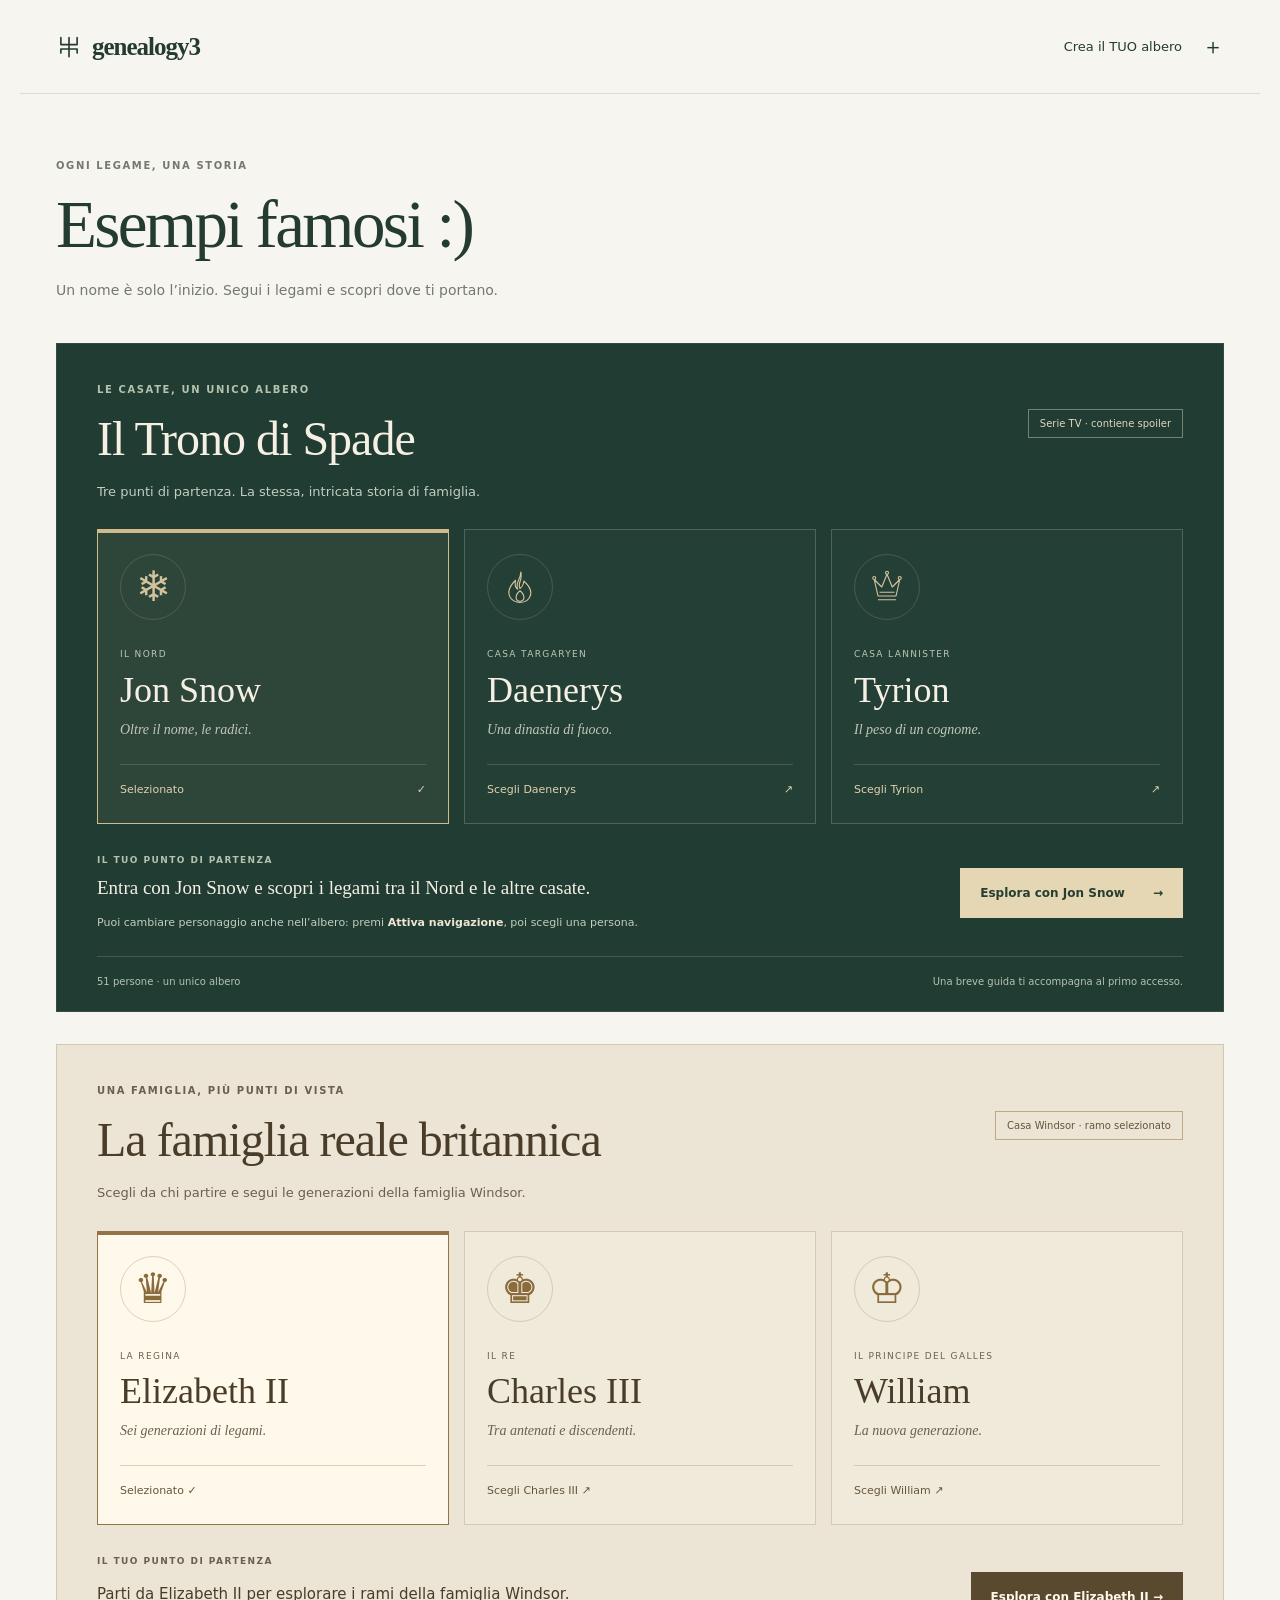
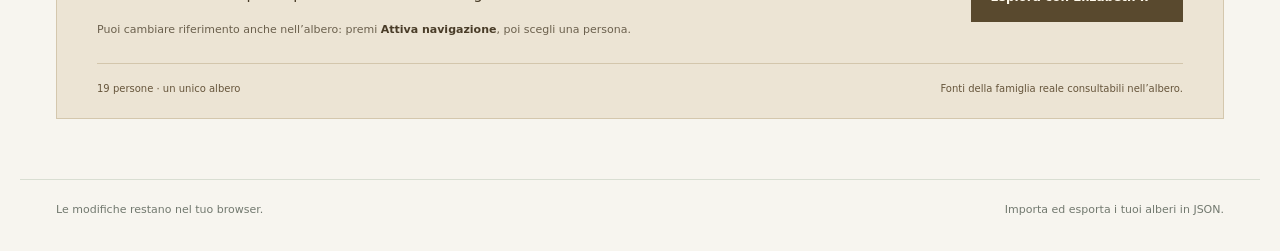
<file: index.html>
<!doctype html>
<html lang="it">
<head><meta charset="utf-8"><meta name="viewport" content="width=device-width,initial-scale=1"><meta name="description" content="Esplora i legami del Trono di Spade partendo dal tuo personaggio preferito, o scopri gli altri alberi della raccolta."><title>Genealogy3 · Ogni legame, una storia</title><link rel="stylesheet" href="landing.css"><link rel="icon" href="assets/favicon.svg" type="image/svg+xml"><link rel="icon" href="assets/favicon-32.png" sizes="32x32" type="image/png"><link rel="apple-touch-icon" href="assets/apple-touch-icon.png"></head>
<body>
<header class="site-header"><a class="wordmark" href="index.html" aria-label="Genealogy, raccolta"><img src="assets/genealogy-mark.svg" alt="" width="26" height="26">genealogy3</a><a class="new-tree" href="tree.html?tree=blank">Crea il TUO albero <span aria-hidden="true">＋</span></a></header>
<main>
<section class="intro"><div><p class="eyebrow">Ogni legame, una storia</p><h1>Esempi famosi :)</h1><p class="intro-copy">Un nome è solo l’inizio. Segui i legami e scopri dove ti portano.</p></div></section>
<section class="thrones" id="thrones" aria-labelledby="thronesTitle" hidden>
 <div class="thrones-heading"><div><p class="eyebrow">Le casate, un unico albero</p><h2 id="thronesTitle">Il Trono di Spade</h2></div><span class="edition">Serie TV · contiene spoiler</span></div>
 <p class="thrones-intro">Tre punti di partenza. La stessa, intricata storia di famiglia.</p>
 <div class="character-picker" role="group" aria-label="Scegli il personaggio di partenza">
  <button type="button" class="character" data-person="jon-snow" aria-pressed="true"><span class="character-seal" aria-hidden="true">❄</span><span class="character-house">Il Nord</span><strong>Jon Snow</strong><span class="character-caption">Oltre il nome, le radici.</span><span class="character-select">Selezionato <span aria-hidden="true">✓</span></span></button>
  <button type="button" class="character" data-person="daenerys" aria-pressed="false"><span class="character-seal" aria-hidden="true"><svg viewBox="0 0 48 48" width="36" height="36" fill="none" stroke="currentColor" stroke-width="1.5" stroke-linejoin="round"><path d="M25 4c3 12-5 14-1 22 3-2 5-7 5-10 9 8 12 16 7 23-5 7-19 8-25-1-6-10 3-19 7-23-1 8 0 10 3 12C17 18 25 15 25 4Z"/><path d="M24 29c-7 6-7 13 0 14 7-1 7-8 0-14Z"/></svg></span><span class="character-house">Casa Targaryen</span><strong>Daenerys</strong><span class="character-caption">Una dinastia di fuoco.</span><span class="character-select">Scegli Daenerys <span aria-hidden="true">↗</span></span></button>
  <button type="button" class="character" data-person="tyrion" aria-pressed="false"><span class="character-seal" aria-hidden="true"><svg viewBox="0 0 48 48" width="36" height="36" fill="none" stroke="currentColor" stroke-width="1.5" stroke-linejoin="round"><path d="m7 14 10 10 7-17 7 17 10-10-5 22H12Z"/><path d="M12 41h24M14 31h20"/><circle cx="7" cy="12" r="2"/><circle cx="24" cy="5" r="2"/><circle cx="41" cy="12" r="2"/></svg></span><span class="character-house">Casa Lannister</span><strong>Tyrion</strong><span class="character-caption">Il peso di un cognome.</span><span class="character-select">Scegli Tyrion <span aria-hidden="true">↗</span></span></button>
 </div>
 <div class="journey"><div aria-live="polite" aria-atomic="true"><p class="eyebrow">Il tuo punto di partenza</p><p id="journeyText">Entra con Jon Snow e scopri i legami tra il Nord e le altre casate.</p><p class="journey-hint">Puoi cambiare personaggio anche nell’albero: premi <strong>Attiva navigazione</strong>, poi scegli una persona.</p></div><a class="journey-link" id="enterThrones" href="tree.html?tree=game-of-thrones&amp;person=jon-snow">Esplora con Jon Snow <span aria-hidden="true">→</span></a></div>
 <div class="thrones-foot"><span id="thronesStats"></span><span>Una breve guida ti accompagna al primo accesso.</span></div>
</section>
<section class="thrones royal-family" id="royals" aria-labelledby="royalsTitle" hidden>
 <div class="thrones-heading"><div><p class="eyebrow">Una famiglia, più punti di vista</p><h2 id="royalsTitle">La famiglia reale britannica</h2></div><span class="edition">Casa Windsor · ramo selezionato</span></div>
 <p class="thrones-intro">Scegli da chi partire e segui le generazioni della famiglia Windsor.</p>
 <div class="character-picker" role="group" aria-label="Scegli il riferimento della famiglia reale">
  <button type="button" class="character" data-person="elizabeth-ii" aria-pressed="true"><span class="character-seal" aria-hidden="true">♛</span><span class="character-house">La regina</span><strong>Elizabeth II</strong><span class="character-caption">Sei generazioni di legami.</span><span class="character-select">Selezionato ✓</span></button>
  <button type="button" class="character" data-person="charles" aria-pressed="false"><span class="character-seal" aria-hidden="true">♚</span><span class="character-house">Il re</span><strong>Charles III</strong><span class="character-caption">Tra antenati e discendenti.</span><span class="character-select">Scegli Charles III ↗</span></button>
  <button type="button" class="character" data-person="william" aria-pressed="false"><span class="character-seal" aria-hidden="true">♔</span><span class="character-house">Il principe del Galles</span><strong>William</strong><span class="character-caption">La nuova generazione.</span><span class="character-select">Scegli William ↗</span></button>
 </div>
 <div class="journey"><div aria-live="polite" aria-atomic="true"><p class="eyebrow">Il tuo punto di partenza</p><p id="royalJourneyText">Parti da Elizabeth II per esplorare i rami della famiglia Windsor.</p><p class="journey-hint">Puoi cambiare riferimento anche nell’albero: premi <strong>Attiva navigazione</strong>, poi scegli una persona.</p></div><a class="journey-link" id="enterRoyals" href="tree.html?tree=windsor&amp;person=elizabeth-ii">Esplora con Elizabeth II →</a></div>
 <div class="thrones-foot"><span id="royalsStats"></span><span>Fonti della famiglia reale consultabili nell’albero.</span></div>
</section>
<section class="other-trees" aria-labelledby="collectionTitle"><div class="collection-heading"><h2 id="collectionTitle">Altre storie da esplorare</h2><p class="collection-count" id="collectionCount"></p></div><div class="collection" id="collection" aria-label="Altri alberi disponibili"></div></section>
<noscript><p>Attiva JavaScript per scegliere un personaggio e consultare la raccolta.</p></noscript>
</main><footer><span>Le modifiche restano nel tuo browser.</span><span>Importa ed esporta i tuoi alberi in JSON.</span></footer><script src="catalog-data.js"></script><script src="landing.js"></script></body></html>
</file>
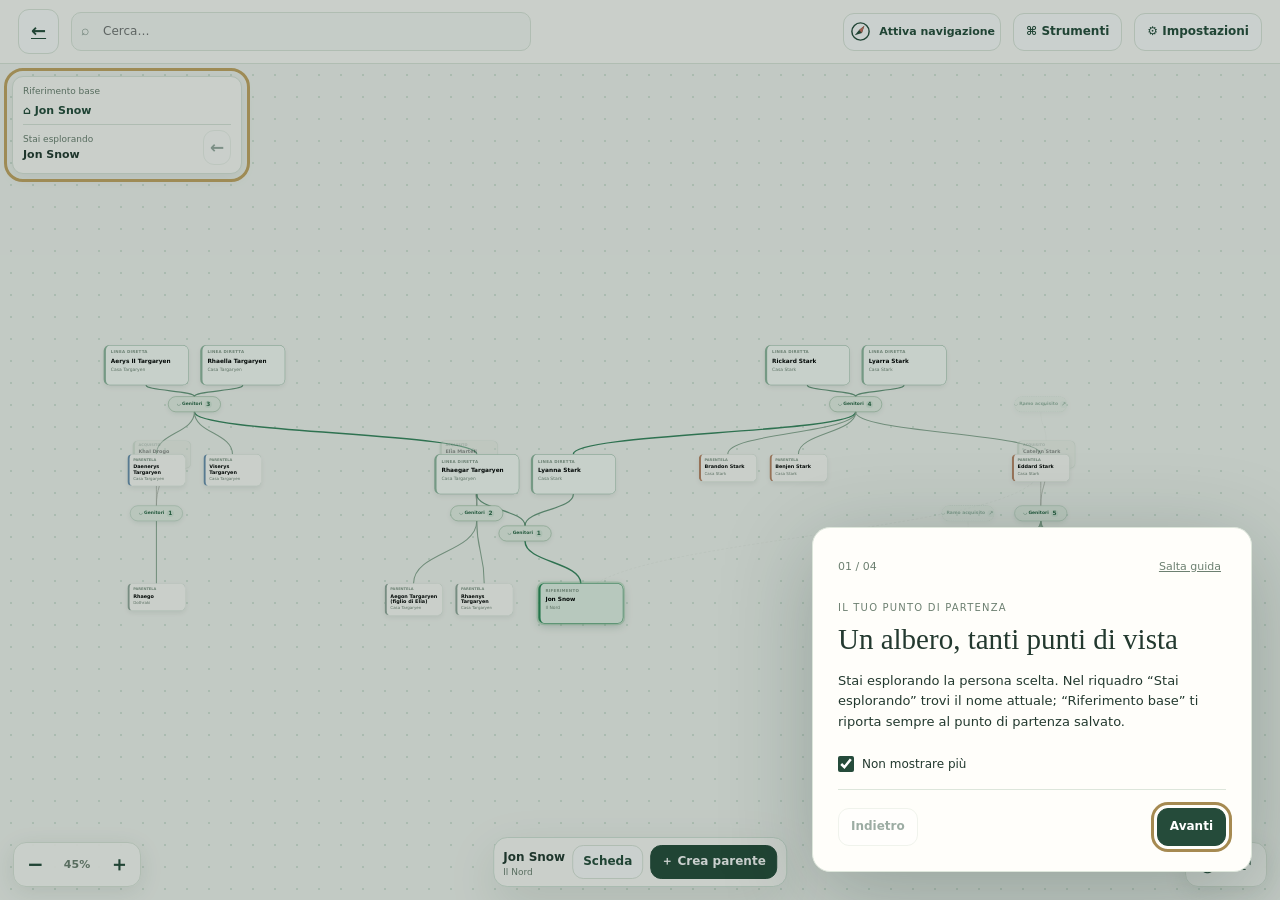
<file: tree.html>
<!DOCTYPE html>

<html lang="it">
<head>
<meta charset="utf-8"/>
<meta content="width=device-width,initial-scale=1,viewport-fit=cover,maximum-scale=5,user-scalable=yes" name="viewport"/>
<meta content="#203e34" name="theme-color"/>
<title>Genealogy · Esplora un albero</title>
<meta name="description" content="Esplora gli alberi genealogici, segui i legami tra le persone e conserva le tue modifiche nel browser.">
<link rel="stylesheet" href="genealogy.css"/>
<script src="genealogy-theme.js"></script>
<link rel="icon" href="assets/favicon.svg" type="image/svg+xml"><link rel="icon" href="assets/favicon-32.png" sizes="32x32" type="image/png"><link rel="apple-touch-icon" href="assets/apple-touch-icon.png"></head>
<body>
<div id="app">
<header>
<div class="brand"><div class="mark">✣</div><div><small>Albero genealogico</small><div class="brand-title">Genealogy</div></div></div>
<div class="head-actions"><button class="btn" id="themeToggle" aria-pressed="false" aria-label="Passa alla modalità scura" title="Passa alla modalità scura"><span aria-hidden="true">☾</span><span class="label"> Scura</span></button><button class="btn" id="screenToggle" title="Schermo intero">Schermo intero</button>
<button class="btn primary" id="saveArchive" title="Salva una copia in questo browser"><span class="label">Salva</span><span class="mobile-icon">✓</span></button><button class="btn" id="recoverArchive" title="Riprendi il recupero salvato in questo browser"><span class="label">↶ Recupero</span><span class="mobile-icon">↶</span></button><button class="btn" id="import" title="Importa JSON"><span class="label">↥ Importa</span><span class="mobile-icon">↥</span></button>
<button class="btn" id="export" title="Scarica una copia JSON senza modificare il file stabile"><span class="label">↓ Esporta copia</span><span class="mobile-icon">↓</span></button>
<button class="btn primary" id="add" title="Aggiungi persona"><span class="label">＋ Persona</span><span class="mobile-icon">＋</span></button>
<input accept="application/json,.json" hidden="" id="file" type="file"/>
</div>
</header>
<div class="toolbar"><div class="toolbar-left"><div class="views"><label class="view-label" for="viewMode">Vista</label><select aria-label="Vista genealogica" id="viewMode"><option value="direct">Linea diretta</option><option value="horizontal">Parentela orizzontale</option><option value="complete" selected>Albero completo</option></select><select id="layoutMode" aria-label="Disposizione dell’albero"><option value="compact">Compatta · coppie vicine</option><option value="branches">Rami separati · avi centrati</option></select><button class="btn compact-btn" id="appearanceToggle" title="Visibilità, dimensione e opacità dei parenti">Aspetto</button><select aria-label="Grado della parentela laterale" class="hidden" id="lateralLimit"><option value="0">Solo fratelli</option><option value="1">Zii e cugini 1°</option><option value="2">Prozii e cugini 2°</option></select></div><div class="search"><span class="glass">⌕</span><input aria-label="Cerca una persona" id="search" placeholder="Cerca un antenato..."/><div class="results" id="results"></div></div><select aria-label="Direzione dell'albero" class="orientation" id="orientation"><option value="up">↑ Antenati in alto</option><option value="down">↓ Antenati in basso</option><option value="left">← Antenati a sinistra</option><option value="right">→ Antenati a destra</option></select><button class="btn compact-btn" id="arrangeToggle" title="Sposta liberamente le card e le unioni sul grafo">↔ Disposizione</button></div><button class="btn compact-btn" id="autoArrange" title="Ricrea la disposizione automatica riducendo incroci e lunghezza dei collegamenti">✣ Automatico</button><button class="btn compact-btn" id="resetLayout" title="Elimina tutte le posizioni e gli ordini manuali, in ogni vista, direzione e riferimento">↺ Reset disposizione</button><button class="btn compact-btn" id="undoMove" disabled title="Annulla l’ultimo spostamento · Ctrl+Z">↶ Annulla</button><button class="btn compact-btn" id="navigationToggle" aria-pressed="false">◎ Navigazione</button><button class="btn compact-btn" id="navBack" disabled title="Torna alla genealogia precedente">← Indietro</button><span class="stat" id="status">Salvataggio locale attivo</span><div class="ref-group"><span>Riferimento</span><strong id="refName">Caricamento…</strong><button class="btn compact-btn" id="refReset" title="Ritorna alla persona principale">↶ Riferimento</button></div></div>
<div class="stage" id="stage"><div class="load-state" id="loadState" role="status">Caricamento dell’albero…</div><div class="recovery-banner hidden" id="recoveryBanner"><span id="recoveryMessage"></span><button class="btn compact-btn" id="resumeDraft">Riprendi bozza</button><button class="btn compact-btn" id="useStable">Usa JSON stabile</button><button class="x" id="closeRecovery" aria-label="Chiudi avviso">×</button></div><button class="quiet-toggle" id="quietToggle" aria-pressed="false" title="Nascondi o mostra i controlli">◻ Solo albero</button><div aria-label="Grafo genealogico trascinabile con zoom; tocca una persona per selezionare, due volte per aprire la scheda" class="viewport" id="viewport" role="application"><div class="world" id="world"><svg aria-hidden="true" id="edges"></svg><div id="nodes"></div></div><div id="selectionBox" class="selection-box hidden"></div></div>
<div class="hint"><strong id="counter"></strong> · Trascina e pizzica per zoomare<span class="hint-desc"> · Tocca una freccia per seguirla · Gli acquisiti sono dietro le card · Navigazione: un click per esplorare · Disposizione: tasto destro + trascina per selezionare · click sinistro per ordinare fratelli · trascina un’unione per muovere gli avi</span></div>
<div class="linkbar hidden" id="linkbar"><span id="linktext"></span><button id="cancelLink">Annulla ✕</button></div>
<div class="selectionbar" id="selectionbar"><div style="min-width:0"><strong id="selectionName"></strong><small id="selectionCaption">Tocca di nuovo per aprire</small></div><button class="btn compact-btn hidden" id="moveBefore">← Prima</button><button class="btn compact-btn hidden" id="moveAfter">Dopo →</button><button class="btn compact-btn hidden" id="setRoot">⌂ Punto di partenza</button><button class="btn" id="showCard">Scheda</button><button class="btn" id="resetOffset" title="Reimposta la posizione manuale di questa card">↺ Reset</button><button class="btn primary" id="startLink">↗ Collega</button><button class="btn compact-btn hidden" id="focusHere" title="Usa questa persona come riferimento">◎ Esplora genealogia</button></div>
<div class="floor left"><div class="float"><button aria-label="Zoom indietro" id="minus">−</button><span id="percent">100%</span><button aria-label="Zoom avanti" id="plus">＋</button></div></div>
<div class="floor right"><div class="float"><button aria-label="Vai al riferimento" id="home" title="Vai a Riferimento">◎</button><button aria-label="Mostra tutto l'albero" id="fit" title="Mostra tutto">⤢</button></div></div>
<aside id="appearancePanel" class="appearance-panel hidden" aria-label="Aspetto dei parenti"><div class="row"><strong class="grow">Aspetto dei parenti</strong><button class="x" id="closeAppearance" aria-label="Chiudi impostazioni">×</button></div><div id="appearanceBody"></div><button class="btn" id="resetAppearance">Ripristina valori predefiniti</button></aside><div class="arrange-menu hidden" id="arrangeMenu" role="menu" aria-label="Organizza fratelli"><strong id="menuPerson"></strong><button id="siblingsLeft" role="menuitem">← Fratelli a sinistra</button><button id="siblingsRight" role="menuitem">Fratelli a destra →</button><button id="closeArrangeMenu" role="menuitem">Chiudi</button></div><div class="toast" id="toast" role="status"></div><div class="scrim" id="scrim"></div>
<aside aria-label="Scheda modificabile" class="drawer" id="drawer" inert aria-hidden="true"><div class="drawer-head"><div><small id="drawerKicker">Scheda persona</small><h2 id="drawerTitle">Persona</h2></div><button aria-label="Chiudi" class="x" id="closeDrawer">×</button></div><div class="drawer-body" id="drawerBody"></div></aside>
</div></div>
<div class="modalback" id="modalback"><div aria-labelledby="modalTitle" aria-modal="true" class="modal" role="dialog"><h2 id="modalTitle"></h2><div id="modalBody"></div><div class="actions"><button class="btn" id="modalCancel">Annulla</button><button class="btn primary" id="modalConfirm">Conferma</button></div></div></div>

<script src="catalog-data.js"></script>
<script src="tree-loader.js"></script>
<script src="genealogy-kinship.js"></script>
<script src="genealogy-shell.js"></script>
<script src="genealogy-files.js"></script>
<script src="layout-optimizer.js"></script>
<script src="genealogy-tutorial.js"></script>
<script src="genealogy.js"></script>
</body>
</html>
</file>
<file: landing.css>
:root{--paper:#f7f5ef;--ink:#233b30;--muted:#72796f;--line:#d9ded2;--serif:Georgia,'Times New Roman',serif}*{box-sizing:border-box}body{margin:0;background:var(--paper);color:var(--ink);font:15px/1.5 system-ui,-apple-system,'Segoe UI',sans-serif}a{color:inherit;text-decoration:none}a:focus-visible{outline:3px solid #4f8765;outline-offset:5px}.site-header,main,footer{max-width:1240px;margin:auto}.site-header{display:flex;align-items:center;justify-content:space-between;padding:30px 36px;border-bottom:1px solid var(--line)}.wordmark{display:flex;align-items:center;font:700 25px/1 var(--serif);letter-spacing:-1px}.wordmark svg{width:26px;height:26px;margin-right:10px;fill:none;stroke:currentColor;stroke-width:1.6}.wordmark-dot{color:#9a8054}.new-tree{display:flex;gap:20px;align-items:center;font-size:13px}.new-tree span{font-size:22px;font-weight:300}main{padding:64px 36px 60px}.intro{display:flex;justify-content:space-between;align-items:flex-end;margin-bottom:42px;gap:25px}.eyebrow{text-transform:uppercase;letter-spacing:.16em;font-size:10px;font-weight:650;color:var(--muted);margin:0 0 16px}h1{font:400 clamp(38px,5.3vw,67px)/1.06 var(--serif);letter-spacing:-2.6px;margin:0}h1 span{color:#a2885a}.intro-copy{font-size:14px;color:var(--muted);max-width:490px;margin:20px 0 0}.collection-count{font:italic 16px var(--serif);color:var(--muted);white-space:nowrap;margin:0 0 4px}.collection{display:grid;grid-template-columns:repeat(2,minmax(0,1fr));gap:30px}.tree-card{display:block;border-top:1px solid var(--ink);padding-top:14px}.card-index{display:flex;justify-content:space-between;align-items:center;color:var(--muted);font-size:10px;letter-spacing:.1em;text-transform:uppercase;margin-bottom:14px}.tree-cover{height:270px;overflow:hidden;background:#e8e9dd;display:grid;place-items:center;position:relative;border:1px solid #dedfce}.tone-ochre .tree-cover{background:#eee7d8;border-color:#e3d8c6}.tree-cover svg{width:100%;height:100%;color:#677f63}.tone-ochre .tree-cover svg{color:#9d865b}.tree-cover .edge{fill:none;stroke:currentColor;stroke-width:1.3;opacity:.65}.tree-cover .node{fill:#f9f8f2;stroke:currentColor;stroke-width:.8}.tree-cover text{font:12px Georgia,serif;fill:#334b38}.tone-ochre .tree-cover text{fill:#645032}.tree-card:hover .tree-cover .node{fill:#fffdf6}.card-bottom{display:flex;justify-content:space-between;align-items:center;gap:14px;padding:22px 0 14px}.card-bottom h2{font:400 30px/1.1 var(--serif);letter-spacing:-.8px;margin:0 0 6px}.card-scope{margin:0;color:var(--muted);font-size:12px}.card-arrow{font:30px var(--serif);transition:transform .15s}.tree-card:hover .card-arrow{transform:translate(3px,-3px)}.card-stats{display:flex;gap:18px;font-size:11px;color:var(--muted);padding-top:12px;border-top:1px solid var(--line)}.local-copy{margin-left:auto;color:#37694a}footer{display:flex;justify-content:space-between;gap:16px;border-top:1px solid var(--line);padding:22px 36px 32px;color:var(--muted);font-size:11px}@media(max-width:650px){.site-header{padding:23px 20px}.wordmark{font-size:23px}.new-tree{gap:9px;font-size:12px}main{padding:40px 20px}.intro{display:block;margin-bottom:30px}h1{letter-spacing:-1.5px}.intro-copy{font-size:13px;max-width:300px}.collection-count{font-size:13px;margin-top:20px}.collection{grid-template-columns:1fr;gap:35px}.tree-cover{height:230px}.card-bottom h2{font-size:28px}footer{padding:20px;flex-direction:column;gap:6px}}@media(prefers-reduced-motion:reduce){*{transition:none!important}}

.wordmark img{width:26px;height:26px;margin-right:10px}

/* Character-led entry into a single shared tree. */
[hidden]{display:none!important}
.thrones{background:#203c33;color:#f5f0e3;padding:38px 40px 22px;border:1px solid #324d41;position:relative;overflow:hidden}
.thrones-heading{display:flex;align-items:center;justify-content:space-between;gap:20px}.thrones .eyebrow{color:#b6c2ad}.thrones h2{font:400 clamp(32px,4vw,48px)/1.1 var(--serif);margin:0;letter-spacing:-1px}.edition{border:1px solid #718274;padding:6px 11px;font-size:10px;color:#e2d6bd;white-space:nowrap}.thrones-intro{color:#c2cdc1;font-size:13px;margin:16px 0 28px}.character-picker{display:grid;grid-template-columns:repeat(3,minmax(0,1fr));gap:15px}.character{color:inherit;font:inherit;text-align:left;background:#ffffff04;border:1px solid #ffffff30;padding:24px 22px;cursor:pointer;display:flex;flex-direction:column;align-items:flex-start;min-width:0;transition:background .18s,border-color .18s,transform .18s}.character:hover{background:#ffffff0b;transform:translateY(-3px)}.character[aria-pressed=true]{border-color:#d0bb8c;background:#c6b58114;box-shadow:inset 0 3px #d0bb8c}.character:focus-visible,.journey-link:focus-visible{outline:3px solid #e4ce9b;outline-offset:4px}.character-seal{font:42px/1 Georgia,serif;color:#d2c39d;width:66px;height:66px;border:1px solid #c8bb9638;border-radius:50%;display:grid;place-items:center;margin-bottom:28px}.character-house{font-size:9px;letter-spacing:.15em;text-transform:uppercase;color:#bcc7b7}.character strong{font:400 clamp(26px,3vw,36px)/1.2 var(--serif);margin:7px 0 10px}.character-caption{font:italic 14px var(--serif);color:#c2c7b8}.character-select{border-top:1px solid #ffffff26;width:100%;padding-top:17px;margin-top:26px;font-size:11px;color:#e0d1ae}.character-select span{float:right}.journey{display:flex;justify-content:space-between;align-items:center;gap:35px;padding:30px 0 24px}.journey .eyebrow{font-size:9px;margin-bottom:8px}#journeyText{font:19px/1.4 var(--serif);margin:0}.journey-hint{max-width:580px;font-size:11px;line-height:1.7;color:#c3cdbe;margin:12px 0 0}.journey-hint strong{font-weight:600;color:#eee5d2}.journey-link{flex:none;display:block;padding:16px 20px;background:#e6d7b4;color:#253e31;font-size:12px;font-weight:650}.journey-link:hover{background:#f4e9cd}.journey-link span{margin-left:24px}.thrones-foot{border-top:1px solid #ffffff26;padding-top:17px;display:flex;justify-content:space-between;gap:12px;font-size:10px;color:#b6c3b0}.other-trees{margin-top:55px}.collection-heading{display:flex;align-items:center;justify-content:space-between;gap:20px;margin-bottom:24px}.collection-heading h2{font:400 28px var(--serif);margin:0}.other-trees .tree-cover{height:220px}.other-trees .card-bottom h2{font-size:26px}
@media(max-width:760px){.thrones{padding:26px 22px 20px}.thrones-heading{align-items:flex-start;flex-direction:column;gap:14px}.character-picker{gap:9px}.character{padding:18px 12px}.character strong{font-size:24px}.character-seal{font-size:30px;width:48px;height:48px;margin-bottom:22px}.character-caption{font-size:12px;line-height:1.4}.character-house{font-size:8px;letter-spacing:.05em}.character-select{font-size:10px;margin-top:auto;padding-top:14px}.character-caption{margin-bottom:20px}.journey{flex-direction:column;align-items:stretch;gap:20px}.journey-link{text-align:center}.thrones-foot{flex-direction:column;gap:6px}.collection-heading h2{font-size:24px}}
@media(max-width:400px){.thrones{padding:24px 14px 18px}.character{padding:14px 8px}.character strong{font-size:20px}.character-caption{font-size:11px}.character-select{font-size:9px}.character-house{min-height:24px}.character-seal{width:40px;height:40px}}

/* Each name gets its own row on narrow screens. */
.character strong{max-width:100%;overflow-wrap:anywhere}.character-house,.character-caption,.character-select{max-width:100%;overflow-wrap:anywhere}
.royal-family{margin-top:32px;background:#ece4d4;color:#493c28;border-color:#d4c7ad}.royal-family :is(.eyebrow,.character-house,.character-caption,.thrones-intro,.journey-hint,.thrones-foot){color:#6b604d}.royal-family .edition{border-color:#bca986;color:#66553b}.royal-family .character{border-color:#bca98680;background:#fffcf333}.royal-family .character[aria-pressed=true]{border-color:#927446;background:#fff9eb;box-shadow:inset 0 3px #927446}.royal-family .character-seal{color:#8a6b3c;border-color:#bca98680}.royal-family .character-select,.royal-family .thrones-foot{border-color:#bca98680;color:#66553b}.royal-family .journey-hint strong{color:#493c28}.royal-family .journey-link{background:#59492e;color:#fff9eb}.royal-family .character:hover{background:#fff9eb}.royal-family .character:focus-visible,.royal-family .journey-link:focus-visible{outline-color:#927446}
@media(max-width:760px){.character-picker{grid-template-columns:minmax(0,1fr);gap:12px}.character{display:grid;grid-template-columns:48px minmax(0,1fr);column-gap:15px;row-gap:4px;padding:18px}.character-seal{grid-column:1;grid-row:1/4;margin:0;width:46px;height:46px;font-size:30px}.character-house,.character strong,.character-caption{grid-column:2;min-height:0;margin:0}.character strong{font-size:27px}.character-caption{font-size:13px}.character-select{grid-column:1/-1;margin-top:10px;padding-top:11px;font-size:11px}.character-seal svg{width:30px;height:30px}.journey-link{white-space:normal;overflow-wrap:anywhere}.royal-family{margin-top:24px}.thrones-heading>div,.journey>div{min-width:0}.thrones h2{overflow-wrap:anywhere}}
</file>
<file: genealogy.css>
:root{--ink:#23392f;--sub:#6d8071;--deep:#254b3a;--accent:#3c825c;--pale:#e5f1e8;--paper:#fffefa;--background:#f5f6f1;--stroke:#dde6db;--blue:#6b91b0;--orange:#bc8768;--shadow:0 17px 50px #152e1d1d}
[hidden]{display:none!important}
body:has(.cloud-account){display:flex;flex-direction:column}
body:has(.cloud-account) #app{height:auto;flex:1;min-height:0}
.cloud-account{display:flex;flex-wrap:wrap;align-items:center;gap:7px;padding:6px 12px;background:var(--paper);border-bottom:1px solid var(--stroke);flex:none}
.cloud-account>span{margin-right:auto;font-size:12px}.cloud-account select{max-width:210px}
.cloud-gate{position:fixed;inset:0;z-index:100;background:var(--background);overflow:auto;display:grid;place-items:center;padding:24px}
.cloud-onboarding{top:58px}
.cloud-auth-card{width:min(100%,460px);padding:28px;background:var(--paper);border:1px solid var(--stroke);border-radius:18px;box-shadow:var(--shadow)}
.cloud-auth-card h1{line-height:1.2}.cloud-auth-card p,.cloud-dialog p{overflow-wrap:anywhere}
.cloud-auth-card label,.cloud-dialog label,.cloud-card-messages label{display:grid;gap:5px;margin:12px 0;font-weight:600}
.cloud-auth-card input,.cloud-dialog input,.cloud-dialog textarea,.cloud-card-messages textarea,.cloud-account select{width:100%;min-width:0;border:1px solid var(--stroke);border-radius:9px;padding:9px;background:var(--paper);color:var(--ink)}
.cloud-auth-card small,.cloud-dialog small{font-size:12px;font-weight:400;color:var(--sub)}
.cloud-message,[role="status"]{overflow-wrap:anywhere}
.cloud-dialog{width:min(850px,calc(100vw - 24px));max-height:90dvh;padding:22px;border:1px solid var(--stroke);border-radius:16px;background:var(--paper);color:var(--ink);box-shadow:var(--shadow)}
.cloud-dialog::backdrop{background:#142b2070}.cloud-dialog h2{margin:0}.cloud-dialog article,.cloud-auth-card article,.cloud-card-messages article{margin:12px 0;padding:12px;border:1px solid var(--stroke);border-radius:10px}
.cloud-dialog article .btn{margin:4px 4px 0 0;white-space:normal}.cloud-dialog textarea,.cloud-card-messages textarea{min-height:80px;resize:vertical}
.cloud-prewrap{white-space:pre-wrap}.cloud-card-messages{border-top:1px solid var(--stroke);margin-top:18px}.cloud-card-messages .list-buttons{flex-wrap:wrap}.cloud-card-messages .btn{white-space:normal}
@media(max-width:820px){.cloud-account{gap:4px;padding:5px}.cloud-account>span{flex:1 0 100%}.cloud-account select{max-width:150px}.cloud-auth-card{padding:20px}.cloud-dialog{padding:14px}}
*{box-sizing:border-box}html,body{height:100%;margin:0;overflow:hidden}body{font:14px/1.45 system-ui,-apple-system,Segoe UI,Arial,sans-serif;background:var(--background);color:var(--ink)}button,input,select,textarea{font:inherit}button{cursor:pointer}button:disabled{opacity:.45;cursor:default}button:focus-visible,input:focus-visible,select:focus-visible,textarea:focus-visible{outline:3px solid #78b99a;outline-offset:2px}.hidden{display:none!important}.mobile-icon{display:none}.mobile-icon{display:none}.mobile-icon{display:none}
#app{display:flex;flex-direction:column;height:100vh;height:100dvh;min-height:0}header{background:var(--paper);min-height:64px;display:flex;align-items:center;justify-content:space-between;padding:9px 17px;gap:9px;border-bottom:1px solid var(--stroke);z-index:4;flex:none}.brand{display:flex;align-items:center;gap:10px;min-width:0}.mark{width:39px;height:39px;display:grid;place-items:center;background:var(--deep);color:#fff;border-radius:12px;font:25px Georgia,serif}.brand-title{font:500 20px/1.13 Georgia,serif;letter-spacing:-.025em}.brand small{display:block;color:#718877;font-size:10px;font-weight:800;letter-spacing:.07em;text-transform:uppercase}.head-actions{display:flex;gap:5px;align-items:center}.btn{min-height:38px;border-radius:11px;border:1px solid var(--stroke);background:#fff;color:var(--deep);padding:8px 12px;font-size:12px;font-weight:750;white-space:nowrap}.btn:hover{background:#edf3ec}.btn.primary{background:var(--deep);border-color:var(--deep);color:white}.btn.primary:hover{background:#367351}.btn.danger{color:#a54a42;border-color:#efd4d1}.btn.icon{min-width:39px;padding:7px 9px;font-size:18px}.row{display:flex;gap:8px;align-items:center}.wrap{flex-wrap:wrap}.grow{flex:1}.toolbar{background:var(--paper);display:flex;align-items:center;justify-content:space-between;gap:12px;padding:7px 17px;border-bottom:1px solid var(--stroke);flex:none;z-index:3}.toolbar-left{display:flex;align-items:center;gap:8px;min-width:0}.search{width:218px;max-width:36vw;position:relative}.search input{width:100%;border:1px solid var(--stroke);background:#f8faf6;border-radius:10px;padding:10px 10px 10px 31px;font-size:12px}.search .glass{position:absolute;left:10px;top:8px;color:#84948a}.results{position:absolute;left:0;top:44px;width:min(340px,90vw);max-height:320px;overflow:auto;background:white;border:1px solid var(--stroke);box-shadow:var(--shadow);border-radius:12px;display:none;z-index:15}.results.show{display:block}.results button{display:block;background:white;border:0;text-align:left;width:100%;padding:10px 13px}.results button:hover{background:#eef5ef}.results small{display:block;color:var(--sub);font-size:11px}.orientation{max-width:190px;min-height:37px;border:1px solid var(--stroke);border-radius:10px;padding:7px;background:white;color:var(--deep);font-size:12px}.stat{color:#819082;font-size:11px;white-space:nowrap}
.stage{position:relative;flex:1;min-height:0;overflow:hidden}.viewport{position:absolute;inset:0;background-color:#f5f7f2;background-image:radial-gradient(#d6e4d8 .85px,transparent .85px);background-size:22px 22px;cursor:grab;touch-action:none;user-select:none;-webkit-user-select:none;overscroll-behavior:contain}.viewport.dragging{cursor:grabbing}.world{position:absolute;inset:0 auto auto 0;transform-origin:0 0;will-change:auto}.world svg{position:absolute;top:0;left:0;pointer-events:none;overflow:visible}.line{fill:none;stroke:#a5b7a4;stroke-width:2.4;stroke-linecap:round}.line.parent{stroke:#8fae9a}.line.child{stroke:#8fae9a}.line.extra{stroke:#b2a7ca;stroke-dasharray:5 6}.line.active{stroke:#258050;stroke-width:4}.line.inactive{stroke:#c8d3c9;opacity:.3}
.person,.union{position:absolute;cursor:pointer;touch-action:none;-webkit-tap-highlight-color:transparent}.person{width:190px;height:90px;border-radius:13px;background:#fffefa;border:1px solid #d7e2d8;border-left:5px solid #95a99d;box-shadow:0 5px 13px #142b2013;text-align:left;padding:10px 11px 9px;display:flex;flex-direction:column;gap:5px;overflow:hidden;transition:box-shadow .12s,opacity .12s,border-color .12s}.person.fatherbranch{border-left-color:var(--blue)}.person.motherbranch{border-left-color:var(--orange)}.person strong{font-size:13px;line-height:1.16;overflow:hidden;display:-webkit-box;-webkit-line-clamp:2;-webkit-box-orient:vertical}.person .eyebrow{display:flex;justify-content:space-between;color:#86998a;font-size:9px;font-weight:800;text-transform:uppercase;letter-spacing:.06em}.person .meta{font-size:10px;color:#718475;white-space:nowrap;overflow:hidden;text-overflow:ellipsis}.person.selected{background:#e7f5e9;border-color:#2a8b57;box-shadow:0 0 0 4px #75bd8555,0 6px 22px #18493138}.person.related{border-color:#92b8a0;background:#fbfffa}.person.dimmed{opacity:.3}.person.targetable:not(.selected){box-shadow:0 0 0 2px #b6dfb6}.person.uncertain{border-right:2px dashed #ccad78}.union{height:35px;min-width:118px;width:118px;border-radius:100px;border:1px solid #c6dacb;background:#e9f3e9;color:#346446;box-shadow:0 4px 12px #2157341b;font-size:10px;font-weight:800;display:flex;align-items:center;justify-content:center;gap:5px;white-space:nowrap}.union.zero{border-style:dashed;background:#faf8ef;color:#84765e}.union.selected{box-shadow:0 0 0 4px #8acf9759,0 4px 12px #2157341b;border-color:#34875d}.union.related{border-color:#7faa85}.union.dimmed{opacity:.24}.union.targetable{box-shadow:0 0 0 3px #a5d9b8}.union .plus{background:#d0e8d1;border-radius:50%;width:16px;height:16px;display:grid;place-items:center;font-size:13px}
.hint{position:absolute;top:12px;left:13px;z-index:2;pointer-events:none;border:1px solid #e4ebe1;padding:8px 11px;background:#fffefbe9;box-shadow:0 5px 18px #203d2710;border-radius:100px;color:#7c8d7e;font-size:11px}.hint strong{color:#345f44}.floor{position:absolute;bottom:13px;display:flex;gap:7px;align-items:center;z-index:3}.floor.left{left:13px}.floor.right{right:13px}.float{display:flex;gap:2px;align-items:center;padding:4px;background:#fffefaee;border:1px solid var(--stroke);box-shadow:0 5px 23px #1c35241a;border-radius:13px}.float button{background:none;border:0;border-radius:8px;color:var(--deep);min-width:35px;height:35px;font-weight:750;font-size:20px}.float button:hover{background:var(--pale)}.float span{font-size:11px;color:var(--sub);min-width:44px;text-align:center;font-weight:750}.selectionbar{position:absolute;left:50%;bottom:13px;transform:translateX(-50%);z-index:4;display:flex;align-items:center;gap:7px;background:#fffefa;box-shadow:var(--shadow);border:1px solid #d5e4d8;border-radius:14px;padding:7px 9px;max-width:calc(100% - 170px)}.selectionbar strong{font-size:12px;white-space:nowrap;overflow:hidden;text-overflow:ellipsis;max-width:230px}.selectionbar small{display:block;font-size:9px;color:var(--sub);line-height:1.2}.selectionbar .btn{min-height:34px;padding:7px 10px}.linkbar{position:absolute;top:13px;left:50%;transform:translateX(-50%);z-index:5;max-width:calc(100% - 26px);padding:10px 13px;border-radius:14px;background:#203e34;color:#fff;box-shadow:var(--shadow);display:flex;align-items:center;gap:11px}.linkbar span{font-size:12px;line-height:1.3}.linkbar button{border:1px solid #638875;background:transparent;color:#fff;border-radius:10px;padding:7px 9px;font-size:12px;white-space:nowrap}.toast{position:absolute;left:50%;bottom:90px;transform:translate(-50%,10px);opacity:0;pointer-events:none;color:white;background:#264b39;padding:10px 15px;border-radius:11px;font-size:12px;max-width:90vw;text-align:center;transition:opacity .16s,transform .16s;z-index:25}.toast.visible{opacity:1;transform:translate(-50%,0)}
.scrim{position:absolute;inset:0;background:#1e332552;z-index:7;display:none}.scrim.visible{display:block}.drawer{position:absolute;top:13px;right:13px;bottom:13px;width:382px;max-width:calc(100vw - 26px);z-index:8;background:#fffefa;border:1px solid #d7e5d8;border-radius:18px;box-shadow:var(--shadow);display:flex;flex-direction:column;overflow:hidden;transform:translateX(calc(100% + 30px));transition:transform .21s ease}.drawer.open{transform:translateX(0)}.drawer-head{padding:16px 17px 12px;display:flex;gap:8px;align-items:flex-start;justify-content:space-between;border-bottom:1px solid #eef1e9;flex:none}.drawer-head small{font-size:10px;font-weight:850;letter-spacing:.08em;text-transform:uppercase;color:#819281}.drawer-head h2{font:500 24px/1.14 Georgia,serif;letter-spacing:-.03em;margin:3px 0 0}.x{width:34px;height:34px;background:#edf2eb;border:0;border-radius:9px;color:#516958;font-size:21px}.drawer-body{padding:16px 17px 22px;overflow:auto;overscroll-behavior:contain}.section{margin:18px 0 9px;padding-top:13px;border-top:1px solid #e8eee6;color:#7b917e;font-size:10px;font-weight:900;letter-spacing:.08em;text-transform:uppercase}.section:first-child{margin-top:0;border:0;padding:0}.fields{display:grid;gap:10px}.field label{display:block;font-size:11px;color:#607764;font-weight:800;margin-bottom:5px}.field input,.field textarea,.field select{display:block;width:100%;min-width:0;border:1px solid #dce7dc;border-radius:10px;background:#fafcf8;padding:10px;color:var(--ink);font-size:13px}.field textarea{min-height:86px;resize:vertical}.half{display:grid;grid-template-columns:1fr 1fr;gap:10px}.check{display:flex;gap:9px;align-items:center;color:var(--sub);font-size:12px}.check input{accent-color:#39865e}.item{display:flex;align-items:center;gap:8px;justify-content:space-between;padding:10px;background:#f3f7f2;border-radius:11px;margin:6px 0}.item-name{background:none;border:none;color:#285b41;text-align:left;flex:1;font-weight:750;font-size:12px;white-space:normal;padding:0}.item small{display:block;font-weight:500;color:#849687;font-size:10px}.item-action{border:1px solid #dce7dc;background:white;border-radius:8px;padding:6px;color:#53735c;font-size:11px}.list-buttons{display:grid;grid-template-columns:1fr 1fr;gap:7px}.list-buttons .btn{padding:10px 8px;white-space:normal;font-size:11px;text-align:center}.muted{color:#819084;font-size:11px;line-height:1.5}.warning{background:#fff8ea;border:1px solid #ecdfba;padding:10px;border-radius:11px;color:#7e6950;font-size:11px}.pill{background:#e8f2e9;padding:4px 8px;border-radius:100px;font-size:11px;color:#3a7251;font-weight:800}.under{border:0;background:transparent;text-decoration:underline;color:#486d54;font-weight:700;font-size:11px;padding:4px}
.modalback{position:fixed;inset:0;z-index:30;background:#102b23ac;display:none;align-items:center;justify-content:center;padding:16px}.modalback.show{display:flex}.modal{width:min(100%,455px);max-height:90dvh;overflow:auto;border-radius:18px;background:#fffefa;padding:22px;box-shadow:0 20px 80px #07170f50}.modal h2{font:500 24px/1.14 Georgia,serif;margin:0 0 9px}.modal p{font-size:13px;color:#5b7160;margin:7px 0 12px}.modal .actions{margin-top:17px;display:flex;justify-content:flex-end;gap:8px}.choice{display:grid;gap:8px}.choice button{text-align:left;border:1px solid var(--stroke);background:#f9fbf8;padding:11px 13px;border-radius:11px;color:#2c533c;font-weight:700}.choice button:hover{background:#e9f4e9}.choice small{display:block;font-weight:500;color:#7e9280}.modal strong{color:#254939}
@media(max-width:820px){.mobile-icon{display:inline}header{min-height:58px;padding:8px 10px}.mark{width:35px;height:35px;font-size:22px}.brand-title{font-size:17px}.brand small{font-size:9px}.head-actions .label{display:none}.head-actions .btn{min-width:37px;min-height:37px;padding:7px 9px;font-size:17px}.toolbar{padding:7px 9px}.search{width:43vw;max-width:225px}.orientation{max-width:43vw;font-size:11px}.stat{display:none}.hint{top:9px;left:9px;font-size:10px;padding:6px 9px}.floor.left{left:9px;bottom:9px}.floor.right{right:9px;bottom:9px}.float button{min-width:33px;height:35px}.selectionbar{left:50%;bottom:56px;width:min(400px,calc(100% - 18px));max-width:calc(100% - 18px);justify-content:space-between;padding:7px 9px}.selectionbar strong{max-width:135px}.selectionbar .btn{font-size:11px;padding:8px 9px}.linkbar{top:auto;bottom:111px;width:calc(100% - 18px);justify-content:space-between}.drawer{width:100%;max-width:100%;left:0;right:0;bottom:0;top:auto;height:min(80dvh,770px);border-radius:20px 20px 0 0;transform:translateY(calc(100% + 6px))}.drawer.open{transform:translateY(0)}.toast{bottom:181px}}
@media(max-width:360px){.brand small{display:none}.brand-title{font-size:15px}.head-actions{gap:1px}.selectionbar small{display:none}.search{width:40vw}.orientation{max-width:43vw}}
@media(prefers-reduced-motion:reduce){*,*:before,*:after{transition-duration:0.01ms!important}}

/* Views, reference selection and progressive family expansion */
.toolbar{position:relative;flex-wrap:wrap;gap:8px;padding-block:8px}.toolbar-left{flex:1;flex-wrap:wrap}.views{display:flex;align-items:center;gap:6px;background:#edf3eb;border:1px solid #d8e7d9;padding:4px 5px 4px 10px;border-radius:12px}.views select{background:#fffefa;border:1px solid #d8e4d7;border-radius:9px;color:var(--deep);min-height:33px;font-size:12px;font-weight:750;padding:6px 8px;max-width:185px}.view-label{font-size:10px;font-weight:900;letter-spacing:.065em;color:#68816b;text-transform:uppercase}.ref-group{display:flex;align-items:center;gap:7px;min-width:0;background:#f5f7f3;border:1px solid #e1e8df;padding:5px 7px 5px 10px;border-radius:10px}.ref-group span{font-size:10px;color:#829284}.ref-group strong{font-size:11px;color:var(--deep);max-width:145px;overflow:hidden;text-overflow:ellipsis;white-space:nowrap}.btn.compact-btn{min-height:32px;padding:7px 9px;font-size:11px}.person.compact{padding:7px 8px;gap:3px;border-radius:11px}.person.compact .eyebrow{font-size:8px;letter-spacing:0}.person.compact strong{font-size:11px;line-height:1.12}.person.compact .meta{font-size:9px}.person.acquired{filter:grayscale(.55)}.person.dimmed{opacity:.51}.person.acquired.dimmed{opacity:.37}.person.dimmed:hover,.person.acquired:hover{opacity:1;filter:none}.person.focus-person:not(.selected){box-shadow:0 0 0 2px #5aab77,0 4px 15px #204a2633}.person.selected,.person.compact.selected{opacity:1;filter:none}.union.dimmed{opacity:.43}.line.normal{stroke:#b1c5b5;stroke-width:2.1}.line.inactive{stroke:#bdc9bd;opacity:.25;stroke-width:1.5}.line.active{stroke:#2c895d;stroke-width:3;opacity:.95}.line.extra{stroke-dasharray:4 6}.hint-desc{color:#96a397}.selectionbar{max-width:calc(100% - 175px)}
@media(max-width:1020px){.ref-group span{display:none}.ref-group strong{max-width:100px}.toolbar{justify-content:space-between}.search{width:170px;max-width:35vw}.views select{max-width:155px}}
@media(max-width:820px){.toolbar{align-items:stretch;padding:8px 10px;gap:6px}.toolbar-left{width:100%;flex:1 1 100%;gap:6px}.views{order:0;flex:1 0 auto;justify-content:space-between;padding:3px 5px 3px 8px}.views select{min-height:33px;max-width:40vw;font-size:11px;padding:6px 5px}.view-label{font-size:9px}.search{order:1;width:42%;max-width:none;flex:1 1 42%}.orientation{order:2;max-width:49%!important;flex:1 1 46%;font-size:11px}.ref-group{position:absolute;right:9px;bottom:-1px;transform:translateY(100%);z-index:1;max-width:60%;border-radius:0 0 10px 10px;background:#fffefada;backdrop-filter:blur(5px);padding:4px 8px;pointer-events:auto}.ref-group strong{max-width:130px}.ref-group .btn{font-size:10px;padding:4px;min-height:27px}.stat{display:none}.hint{top:10px;left:9px;font-size:10px;max-width:45%;border-radius:11px;line-height:1.3}.hint-desc{display:none}.selectionbar{bottom:58px;left:9px;right:9px;transform:none;max-width:none;justify-content:space-between;flex-wrap:wrap;gap:5px}.selectionbar strong{max-width:130px}.selectionbar .btn{font-size:10px;min-height:32px;padding:6px 9px}.floor{bottom:10px}.toast{bottom:125px}.ref-group .btn.compact-btn{min-height:26px}}
@media(max-width:380px){.selectionbar strong{max-width:90px}.selectionbar .btn{padding:5px 7px}.ref-group strong{max-width:90px}}

/* Focused family drawing: distinguish parent groups from marriage and mute the rails. */
.line.parent{stroke:#a7aba2;stroke-width:1.9;opacity:.83}
.line.child{stroke:#8ca994;stroke-width:2.3}
.line.parent.active{stroke:#4e8666;stroke-width:2.7}
.line.child.active{stroke:#2e8057;stroke-width:3.1}
.union{border-color:#a5c5af;background:#e9f2e8;color:#2b6746;font-weight:850;min-width:118px}
.union .plus{background:#d8e9db;border-radius:50%;min-width:16px;min-height:16px;display:inline-grid;place-items:center}
.quiet-toggle{position:absolute;right:13px;top:12px;z-index:6;border:1px solid #cfddcf;background:#fffefaed;color:#2a533b;min-height:39px;padding:8px 13px;border-radius:11px;font-weight:800;font-size:12px;box-shadow:0 4px 15px #183d271c;backdrop-filter:blur(7px)}
.quiet-toggle:hover{background:#e8f2e9}
body.quiet-mode header,body.quiet-mode .toolbar,body.quiet-mode .hint,body.quiet-mode .selectionbar,body.quiet-mode .floor,body.quiet-mode .ref-group{display:none!important}
body.quiet-mode .stage{flex:1;height:100dvh}
body.quiet-mode #linkbar:not(.hidden){display:flex}
body.arrange-mode .person,body.arrange-mode .union{cursor:ew-resize}body.arrange-mode .viewport{cursor:default}body.arrange-mode .selectionbar{border-color:#88b79b;box-shadow:0 0 0 3px rgba(82,143,104,.12)}
@media(max-width:820px){#screenToggle{display:none}.quiet-toggle{top:9px;right:9px;padding:7px 11px;min-height:35px;font-size:11px}}

/* Partner tabs stay exposed behind the main family card. */
.person[data-stack-owner]{background:#e9eee5;filter:none;opacity:1;border-color:#b6cbb6;padding-top:5px;gap:2px;box-shadow:0 2px 5px #203d2720}
.person[data-stack-owner] .eyebrow{font-size:8px}.person[data-stack-owner] strong{font-size:11px;white-space:nowrap;display:block;text-overflow:ellipsis}
.person[data-stack-owner]:hover,.person[data-stack-owner]:focus-visible{background:#d6ead8}
.person[data-stack-owner] .meta{visibility:hidden}
#navigationToggle[aria-pressed="true"],#arrangeToggle[aria-pressed="true"]{background:var(--deep);color:white}
.selectionbar{flex-wrap:wrap;justify-content:center}.hint{max-width:calc(100% - 180px);border-radius:12px}.hint-desc{display:block}
@media(max-width:820px){.hint{max-width:45%}.hint-desc{display:none}.selectionbar{justify-content:space-between}#navigationToggle,#navBack{font-size:10px;min-height:30px}.toolbar-left{flex-basis:100%}}

/* Retain card elements while reordering, and animate only their positions. */
.person,.union{left:0;top:0;transition:transform .16s ease-out,box-shadow .12s,opacity .12s,border-color .12s}
@media(prefers-reduced-motion:reduce){.person,.union{transition:none}}

/* Free positioning tracks the pointer exactly; card and edges share one frame. */
body.arrange-mode .person,body.arrange-mode .union{cursor:move;transition:none}

.person.multi-selected,.union.multi-selected{outline:3px solid #3e9e7a;outline-offset:3px;opacity:1;filter:none}.selection-box{position:absolute;z-index:65;border:1.5px solid #328265;background:#5eaa8724;pointer-events:none;border-radius:4px}.arrange-menu{position:fixed;z-index:50;width:235px;padding:8px;border:1px solid var(--stroke);border-radius:12px;background:var(--paper);box-shadow:var(--shadow);display:grid;gap:4px}.arrange-menu strong{padding:5px 8px;font-size:12px;overflow:hidden;text-overflow:ellipsis;white-space:nowrap}.arrange-menu button{padding:10px;border:0;border-radius:8px;background:#edf3eb;color:var(--deep);text-align:left;font-size:12px}.arrange-menu button:hover{background:#d9eadc}.person.acquired.compact[data-stack-owner]{padding-top:4px}.selectionbar small{max-width:360px;white-space:normal}

.person.acquired.ghost-parent{opacity:.13;filter:grayscale(1)}.person.acquired.ghost-parent:hover,.person.acquired.ghost-parent:focus-visible{opacity:.6}.line.ghost{stroke:#a8b6aa;stroke-width:1.2;opacity:.1}.person.acquired.ghost-parent.multi-selected{opacity:.6}


.appearance-panel{position:absolute;right:13px;top:60px;z-index:9;width:345px;max-width:calc(100vw - 26px);max-height:calc(100% - 80px);overflow:auto;padding:15px;border:1px solid var(--stroke);border-radius:15px;background:var(--paper);box-shadow:var(--shadow)}.appearance-panel fieldset{margin:15px 0;padding:12px;border:1px solid var(--stroke);border-radius:10px;display:grid;gap:12px}.appearance-panel legend{font-size:12px;font-weight:800;color:var(--deep)}.appearance-panel label{display:block;font-size:12px;color:var(--ink)}.appearance-panel label.appearance-check{display:flex;align-items:center;gap:7px}.appearance-panel select{display:block;width:100%;margin-top:5px;padding:6px;border:1px solid var(--stroke);border-radius:7px;background:white}.appearance-panel input[type=range]{display:block;width:100%;accent-color:var(--accent)}.appearance-panel input[type=checkbox]{accent-color:var(--accent)}.appearance-panel output{float:right;font-weight:800}.appearance-panel small{font-size:10px;color:var(--sub)}#layoutMode{max-width:220px}.views{flex-wrap:wrap}.views .compact-btn{font-size:11px}.toolbar-left{min-width:0}

.load-state{position:absolute;inset:0;z-index:20;display:grid;place-items:center;text-align:center;padding:30px;background:var(--background);font-size:15px}.recovery-banner{position:absolute;left:13px;right:160px;top:12px;z-index:7;display:flex;align-items:center;gap:8px;padding:10px 12px;background:#fff7df;border:1px solid #e8cf91;border-radius:12px;box-shadow:var(--shadow)}.recovery-banner span{flex:1;font-size:12px}.stat{max-width:290px;white-space:normal;line-height:1.3}.head-actions{flex-wrap:wrap}@media(max-width:820px){.recovery-banner{left:9px;right:9px;top:48px;flex-wrap:wrap}.recovery-banner span{flex-basis:100%}.recovery-banner .x{position:absolute;right:5px;top:5px}.recovery-banner span{padding-right:26px}.head-actions{gap:3px}}

/* Saving status must never resize the canvas while a card is being dragged. */
.stat{flex:0 0 190px;width:190px;height:32px;max-height:32px;overflow:hidden}

/* Do not pin the world to a cached bitmap: Chrome re-rasterizes at each zoom. */
.world{will-change:auto}.world svg{shape-rendering:geometricPrecision}.person,.union{text-rendering:geometricPrecision}.relation-entry{position:sticky;top:-16px;z-index:2;background:var(--paper);padding:8px 0 12px;margin-bottom:12px;border-bottom:1px solid var(--stroke)}.relation-entry>span{display:block;color:var(--sub);font-size:10px;font-weight:800;margin-bottom:5px}.relation-entry>div{display:flex;gap:4px}.relation-entry button{flex:1;border:1px solid var(--stroke);border-radius:8px;padding:8px 5px;background:white;color:var(--deep);font-size:11px;font-weight:750}.relation-entry button[aria-pressed=true]{background:var(--deep);color:white;border-color:var(--deep)}

.person-extra,.family-tools{margin:12px 0;border:1px solid var(--stroke);border-radius:10px;padding:9px 11px}.person-extra summary,.family-tools summary{cursor:pointer;font-size:12px;font-weight:750;color:var(--deep)}.person-extra[open]>.fields{padding-top:12px}.person-extra[open]>button{margin-top:12px}.family-panel{padding:7px 9px;margin:9px 0;border:1px solid var(--stroke);border-radius:12px;background:#fafcf8}.family-panel .item{margin:5px 0}.family-tools{border:0;padding:4px;margin:5px 0}.family-tools summary{font-size:11px;color:var(--sub)}.person-actions{margin-bottom:15px}.partner-children{display:grid;gap:7px;margin:13px 0 16px}.partner-children label{display:flex;gap:10px;align-items:flex-start;padding:10px;border:1px solid var(--stroke);border-radius:9px;font-size:12px}.partner-children input{accent-color:var(--accent);margin-top:3px}.partner-children small{display:block;font-size:10px;color:var(--sub)}.partner-children label:has(input:disabled){opacity:.6}

/* Focus must not scroll clipped ancestors and move fixed tree controls. */
.stage,.viewport{overflow:clip}.drawer{visibility:hidden;pointer-events:none;transition:transform .21s ease,visibility 0s linear .21s}.drawer.open{visibility:visible;pointer-events:auto;transition-delay:0s}
.drawer{max-height:100%}

/* Wide transparent targets make branches tappable without changing their appearance. */
.edge-hit{fill:none;stroke:transparent;stroke-width:18;vector-effect:non-scaling-stroke;pointer-events:stroke;cursor:pointer}

/* Theme preference is applied before the page is painted. */
:root{color-scheme:light}
/* Access requests and moderation share family context instead of bare IDs. */
.cloud-admin-dialog{width:min(1080px,calc(100vw - 28px))!important}
.cloud-admin-intro p{margin:0 0 5px}.cloud-admin-intro small{color:var(--sub)}
.cloud-admin-tabs{display:flex;flex-wrap:wrap;gap:8px;margin:20px 0;padding-bottom:14px;border-bottom:1px solid var(--stroke)}
.cloud-admin-tabs [aria-pressed=true]{background:var(--pale);border-color:var(--accent)}
.cloud-admin-card{border:1px solid var(--stroke);border-radius:14px;padding:16px;margin:12px 0;background:var(--paper)}
.cloud-admin-card h3{margin:8px 0}.cloud-admin-card summary{font-weight:750;cursor:pointer;line-height:1.6}
.cloud-admin-card summary small{display:block;font-weight:400;color:var(--sub)}
.cloud-actions{display:flex;flex-wrap:wrap;gap:8px;margin-top:14px}.cloud-admin-card details{margin:10px 0}
.cloud-identity-carousel{display:flex;gap:14px;overflow-x:auto;scroll-snap-type:x mandatory;padding:8px 2px 18px}
.cloud-choice{flex:0 0 min(330px,88%);scroll-snap-align:start;padding:14px;border:1px solid var(--stroke);border-radius:13px;margin:8px 0}
.cloud-person-context>strong{display:block;font-size:17px;margin:10px 0}.cloud-person-context>small{color:var(--sub)}
.cloud-relatives{display:grid;gap:6px;margin:12px 0}.cloud-relatives>small{font-size:11px;color:var(--sub);text-transform:uppercase;letter-spacing:.05em}
.cloud-relatives>span{display:block;padding:9px 11px;border-radius:9px;background:var(--pale);font-size:12px}
.cloud-absent,.cloud-card-messages,.cloud-ticket{margin:14px 0;border:1px solid var(--stroke);border-radius:11px;padding:12px}
.cloud-absent summary,.cloud-card-messages summary,.cloud-ticket summary{cursor:pointer;font-weight:700;font-size:13px}
.cloud-card-messages>form{margin-top:16px}.cloud-card-messages article{padding:10px 0;border-bottom:1px solid var(--stroke)}
.cloud-dialog label{display:block;margin:12px 0;font-size:13px}.cloud-dialog :is(input:not([type=checkbox]),select,textarea){display:block;width:100%;max-width:100%;box-sizing:border-box;border:1px solid var(--stroke);border-radius:9px;background:var(--paper);color:var(--ink);padding:10px;margin:5px 0}
.cloud-dialog textarea{min-height:80px;resize:vertical}.cloud-dialog .cloud-check{display:flex;gap:9px;align-items:center}.cloud-check input{accent-color:var(--accent)}
.cloud-dialog input[type=checkbox]{display:inline-block;width:16px;height:16px;padding:0;margin:0 8px 0 0;vertical-align:middle;flex:none}
.cloud-auth-card :is(select,textarea){display:block;width:100%;max-width:100%;border:1px solid var(--stroke);border-radius:9px;background:var(--paper);color:var(--ink);padding:10px}
:root[data-theme=dark] .cloud-admin-tabs [aria-pressed=true]{background:var(--primary);border-color:var(--accent);color:var(--ink)}
.cloud-dialog [data-people]{max-height:310px;overflow:auto}.cloud-request-state{margin:15px 0;padding:0 10px;border-left:3px solid var(--accent)}
.cloud-legend{display:flex;flex-wrap:wrap;gap:12px;margin:12px 0}.cloud-legend span{border-left:5px solid var(--proposal-color);padding:3px 9px;font-size:12px}
.cloud-preview-bar{position:fixed;top:45px;left:12px;right:12px;z-index:80;background:var(--paper);color:var(--ink);border:2px solid var(--accent);padding:12px;border-radius:12px;box-shadow:var(--shadow);display:flex;align-items:center;gap:12px;flex-wrap:wrap}
.cloud-preview-bar strong{flex:1}.cloud-preview-bar .cloud-legend{margin:0}.cloud-preview-bar .btn{white-space:normal}
.cloud-branch-list{display:flex;flex-wrap:wrap;gap:8px;margin:12px 0}
.cloud-table-scroll{max-width:100%;overflow:auto}.cloud-table-scroll table{width:100%;border-collapse:collapse;font-size:12px}.cloud-table-scroll :is(td,th){text-align:left;border-bottom:1px solid var(--stroke);padding:10px;vertical-align:top}.cloud-table-scroll td small{display:block;color:var(--sub)}
.cloud-dialog dl{display:grid;grid-template-columns:minmax(90px,1fr) 3fr;gap:5px;font-size:12px}.cloud-dialog dd{margin:0;white-space:pre-wrap;overflow-wrap:anywhere}
.person.proposal-highlight,.union.proposal-highlight{outline:4px solid var(--proposal-color);outline-offset:3px;opacity:1!important;filter:none!important}
.person.proposal-overlap,.union.proposal-overlap{box-shadow:0 0 0 9px var(--proposal-second)}
.person.proposal-highlight::after,.union.proposal-highlight::after{content:'';position:absolute;left:7px;right:7px;bottom:1px;height:4px;border-radius:5px;background:var(--proposal-stripes);pointer-events:none}
@media(max-width:600px){.cloud-admin-dialog{padding:15px!important}.cloud-admin-tabs{gap:5px}.cloud-admin-tabs .btn{padding:7px;font-size:11px}.cloud-preview-bar{top:40px;font-size:12px}.cloud-admin-card{padding:12px}.cloud-actions .btn{flex:1}.cloud-choice{flex-basis:88%}}
:root[data-theme="dark"]{color-scheme:dark;--ink:#e0eae2;--sub:#a4b6a8;--deep:#a6d9b8;--accent:#79c89c;--pale:#2a4134;--paper:#1d2922;--background:#151e1a;--stroke:#3a4e40;--blue:#8cb8dc;--orange:#dea384;--shadow:0 17px 50px #0006;--surface:#25342b;--hover:#304838;--muted:#a4b6a8;--primary:#326447}
:root[data-theme="dark"] :is(button,input,select,textarea){color:var(--ink)}
:root[data-theme="dark"] :is(.btn,.orientation,.views select,.results,.results button,.field input,.field textarea,.field select,.appearance-panel select,.item-action,.relation-entry button){background:var(--surface);border-color:var(--stroke);color:var(--ink)}
:root[data-theme="dark"] :is(.btn:hover,.results button:hover,.choice button:hover,.arrange-menu button:hover,.quiet-toggle:hover){background:var(--hover)}
:root[data-theme="dark"] :is(.btn.primary,#navigationToggle[aria-pressed="true"],#arrangeToggle[aria-pressed="true"],.relation-entry button[aria-pressed="true"]){background:var(--primary);border-color:#568669;color:#f0fff4}
:root[data-theme="dark"] .btn.primary:hover{background:#3c7855}
:root[data-theme="dark"] .btn.danger{color:#ffb5aa;border-color:#845049}
:root[data-theme="dark"] :is(.search input,.views,.ref-group,.item,.family-panel,.choice button,.arrange-menu button,.x){background:var(--surface);border-color:var(--stroke);color:var(--ink)}
:root[data-theme="dark"] :is(.drawer,.modal,.selectionbar,.float,.hint,.quiet-toggle){background:var(--paper);border-color:var(--stroke);color:var(--ink)}
:root[data-theme="dark"] :is(.drawer-head,.section){border-color:var(--stroke)}
:root[data-theme="dark"] :is(.brand small,.stat,.view-label,.ref-group span,.person .eyebrow,.person .meta,.hint-desc,.drawer-head small,.section,.field label,.item small,.muted,.choice small,.modal p,.search .glass){color:var(--muted)}
:root[data-theme="dark"] :is(.hint strong,.modal strong,.item-name,.under){color:var(--deep)}
:root[data-theme="dark"] .viewport{background-color:#151e1a;background-image:radial-gradient(#324638 .85px,transparent .85px)}
:root[data-theme="dark"] .person{background:#243229;color:var(--ink);border-color:#506356;border-left-color:#8caa96;box-shadow:0 5px 13px #0003}
:root[data-theme="dark"] .person.fatherbranch{border-left-color:var(--blue)}
:root[data-theme="dark"] .person.motherbranch{border-left-color:var(--orange)}
:root[data-theme="dark"] .person.related{background:#2a3c2f;border-color:#759e81}
:root[data-theme="dark"] .person[data-stack-owner]{background:#34483a;border-color:#6b8a71;filter:none}
:root[data-theme="dark"] .person[data-stack-owner]:is(:hover,:focus-visible){background:#405d49}
:root[data-theme="dark"] .person.selected{background:#304e3b;border-color:#86d4a5;box-shadow:0 0 0 4px #75bd8544,0 6px 22px #0004}
:root[data-theme="dark"] .person.uncertain{border-right-color:#d9bc86}
:root[data-theme="dark"] .union{background:#2b4433;border-color:#6d9378;color:#c3e7cc}
:root[data-theme="dark"] .union.zero{background:#403c2d;color:#e6d7ac;border-color:#8b805e}
:root[data-theme="dark"] .union .plus{background:#45624b}
:root[data-theme="dark"] .union.selected{border-color:#94dab0}
:root[data-theme="dark"] .line{stroke:#8ba892}
:root[data-theme="dark"] .line.parent{stroke:#94a79a}
:root[data-theme="dark"] .line.child{stroke:#8ebc9d}
:root[data-theme="dark"] .line.inactive{stroke:#8ba892}
:root[data-theme="dark"] .line.active{stroke:#7cdca5}
:root[data-theme="dark"] .line.extra{stroke:#b8a0d5}
:root[data-theme="dark"] .line.ghost{stroke:#94af9b}
:root[data-theme="dark"] :is(.warning,.recovery-banner){background:#3d3523;border-color:#807046;color:#efdfb7}
:root[data-theme="dark"] .pill{background:#304b38;color:#b6e4c4}
:root[data-theme="dark"] .toast{background:#365d44;color:#f1fff5}
:root[data-theme="dark"] :is(.scrim,.modalback){background:#050d09a8}
:root[data-theme="dark"] input::placeholder,:root[data-theme="dark"] textarea::placeholder{color:#9eafa2}

/* One persistent header; infrequent actions live in explicit side panels. */
body.unified-shell #app{padding-top:64px;height:100dvh;flex:1;min-height:0}
.unified-shell .main-header{position:fixed;inset:0 0 auto;height:64px;min-height:64px;z-index:140;display:flex;flex-wrap:nowrap;gap:12px;padding:10px 18px;background:var(--paper);border-bottom:1px solid var(--stroke)}
.main-header .header-search{flex:1;max-width:420px;min-width:100px}.main-header .search{width:100%;max-width:none}.main-header .header-reference{flex:1;min-width:0;margin-right:auto;max-width:350px}
.main-header .ref-group{position:static;transform:none;max-width:none;min-width:0;border:0;padding:0;background:transparent;display:flex;gap:8px}.main-header .ref-group>span{display:block;font-size:11px}.main-header .ref-group strong{display:block;max-width:180px;overflow:hidden;text-overflow:ellipsis}.main-header #refReset{font-size:0;min-width:30px;padding:4px}.main-header #refReset::after{content:'↶';font-size:17px}
.header-admin:empty{display:none}.header-admin .btn{min-height:38px}.shell-toggle[aria-expanded=true]{border-color:var(--accent);background:var(--pale)}
.shell-panel{position:fixed;top:76px;bottom:12px;width:320px;max-width:calc(100vw - 44px);z-index:110;display:flex;flex-direction:column;background:var(--paper);color:var(--ink);border:1px solid var(--stroke);border-radius:16px;box-shadow:var(--shadow);overflow:hidden}
.tools-panel{left:12px}.settings-panel{right:12px}.shell-panel-head{display:flex;align-items:center;justify-content:space-between;padding:18px;border-bottom:1px solid var(--stroke);flex:none}.shell-panel-head small{font-size:9px;color:var(--sub);letter-spacing:.09em;font-weight:800}.shell-panel-head h2{font-size:20px;margin:3px 0 0}.shell-panel-body{padding:0 16px 18px;overflow:auto;overscroll-behavior:contain;flex:1;min-height:0}
.shell-panel section{display:flex;flex-direction:column;gap:8px;padding:18px 0;border-bottom:1px solid var(--stroke)}.shell-panel section:last-child{border:0}.shell-panel h3{font-size:11px;color:var(--sub);text-transform:uppercase;letter-spacing:.055em;margin:0 0 5px}.shell-panel .btn{white-space:normal;text-align:left;width:100%;min-height:40px;padding:10px 12px;font-size:12px}.shell-panel .mobile-icon{display:none}.shell-panel .label{display:inline}.shell-panel select{width:100%;max-width:100%;min-height:40px;border:1px solid var(--stroke);background:var(--paper);color:var(--ink);border-radius:9px;padding:9px;font-size:12px}.shell-field{display:flex;flex-direction:column;gap:6px;font-size:11px;color:var(--sub)}
.shell-panel .stat{width:100%;height:auto;max-height:none;flex:auto;font-size:11px;line-height:1.6;padding:8px 0;overflow:visible}.shell-panel .appearance-panel{position:static;width:100%;max-width:none;max-height:none;border:0;box-shadow:none;padding:5px 0;background:transparent}.shell-panel .appearance-panel .row>strong{font-size:12px}
.shell-panel .cloud-account{display:flex;flex-direction:column;align-items:stretch;gap:8px;padding:0;border:0;background:none}.shell-panel .cloud-account>span{margin:0;font-size:12px;overflow-wrap:anywhere}.shell-panel .identity-archive-row{display:grid;grid-template-columns:auto minmax(0,1fr);align-items:center;gap:7px}.identity-archive-row select{max-width:100%}.shell-panel .cloud-account .identity-archive-row .btn{width:auto}.shell-panel #settingsExit:empty{display:none}.shell-panel #settingsExit .btn{color:#b24f48}
.unified-shell .drawer{position:fixed;z-index:130;top:76px;bottom:12px;max-height:calc(100dvh - 88px);background:var(--paper)}.unified-shell .scrim{position:fixed;inset:64px 0 0;z-index:125}.unified-shell #quietToggle{display:none!important}.unified-shell .cloud-onboarding{top:64px}.unified-shell .cloud-preview-bar{top:70px;z-index:145}
@media(max-width:820px){
 .unified-shell .main-header{gap:6px;padding:8px;min-height:60px;height:60px}.unified-shell #app{padding-top:60px}.main-header .header-search{min-width:66px;flex:1.2}.main-header .search input{font-size:12px;padding:10px 5px 10px 24px}.main-header .search .glass{left:7px}.main-header .header-reference{min-width:54px;flex:1;max-width:140px}.main-header .ref-group{gap:3px}.main-header .ref-group>span{display:none}.main-header .ref-group strong{max-width:70px;font-size:10px}.main-header #refReset{min-width:22px;padding:2px}.main-header .shell-toggle{font-size:0;padding:8px;min-width:36px;min-height:36px}.main-header .shell-toggle span{font-size:20px}.header-admin .btn{font-size:0;min-width:38px;padding:7px}.header-admin .btn::after{content:'Admin';font-size:10px}.main-header .results{width:min(330px,calc(100vw - 16px));top:44px;max-height:55dvh}
 .shell-panel{top:68px;bottom:8px;width:310px;max-width:calc(100vw - 44px);border-radius:14px}.tools-panel{left:8px}.settings-panel{right:8px}.shell-panel-head{padding:14px}.unified-shell .drawer{top:64px;bottom:0;left:0;right:0;width:100%;max-width:100%;height:calc(100dvh - 64px);max-height:calc(100dvh - 64px);border-radius:18px 18px 0 0}.unified-shell .scrim{top:60px}.unified-shell .cloud-onboarding{top:60px}.unified-shell .cloud-preview-bar{top:66px}
}

.unified-shell #screenToggle{display:block}
@media(max-width:820px){.main-header .shell-toggle{font-size:9px;display:flex;flex-direction:column;align-items:center;justify-content:center;gap:1px;padding:4px;min-width:44px}.main-header .shell-toggle span{font-size:17px}}

.main-header .header-reference{display:flex;align-items:center;gap:8px}.main-header .ref-group{flex:1;min-width:0}.main-header .header-navigation{flex:none;padding:5px;min-width:34px;font-size:21px}.header-navigation[aria-pressed=true]{background:var(--pale);border-color:var(--accent);box-shadow:inset 0 0 0 1px var(--accent)}
@media(max-width:820px){.main-header .header-reference{gap:2px;min-width:80px}.main-header .header-navigation{min-width:27px;padding:2px;font-size:21px}.main-header .ref-group strong{max-width:48px}.main-header .ref-group #refReset{display:none}}

.unified-shell :is(.selectionbar,.floor){z-index:120}.shell-panel{bottom:86px}
@media(max-width:820px){.shell-panel{bottom:130px}}

.shell-panel .orientation{max-width:100%!important;flex:none}.shell-panel #layoutMode{max-width:100%;width:100%}

/* The reference is a graph breadcrumb; header actions remain compact. */
.main-header .header-reference{flex:none;min-width:0;max-width:none;margin-left:auto;margin-right:0}.main-header .header-search{max-width:460px}.reference-box{position:absolute;top:12px;left:12px;z-index:6;width:285px;max-width:calc(100% - 24px);padding:12px 14px;background:var(--paper);border:1px solid var(--stroke);border-radius:14px;box-shadow:0 4px 16px #102b2312;display:grid;gap:10px}.reference-box small{display:block;font-size:10px;color:var(--sub);margin-bottom:3px}.reference-box #refReset{font-size:13px;min-height:0;padding:0;border:0;background:transparent;color:var(--deep);white-space:normal;text-align:left;font-weight:800}.reference-current{display:flex;align-items:center;justify-content:space-between;gap:10px;border-top:1px solid var(--stroke);padding-top:9px}.reference-current>div{min-width:0}.reference-box #refName{display:block;font-size:13px;overflow-wrap:anywhere}.reference-box #referenceBack{padding:4px;min-width:34px;min-height:32px;font-size:20px}.shell-panel .hint{position:static;max-width:none;margin:0;padding:0;box-shadow:none;border:0;background:none;backdrop-filter:none;color:var(--sub);font-size:11px;line-height:1.6}.shell-panel .hint-desc{display:block}.shell-panel #counter{display:block;font-weight:700;color:var(--ink)}
@media(max-width:820px){.main-header .shell-toggle{font-size:0;min-width:36px;padding:7px}.main-header .shell-toggle span{font-size:20px}.main-header .header-reference{min-width:0;flex:none}.main-header .header-search{max-width:none}.reference-box{width:235px;top:9px;left:9px;padding:10px 12px;gap:7px}.reference-box #refReset,.reference-box #refName{font-size:12px}.reference-current{padding-top:7px}.main-header .header-navigation{min-width:32px}.shell-panel .hint-desc{display:block}}

.unified-shell .modalback{z-index:200}.reference-box{width:230px;padding:8px 10px;gap:5px;border-radius:11px}.reference-box small{font-size:9px;margin-bottom:1px}.reference-box #refReset,.reference-box #refName{font-size:11px}.reference-current{padding-top:5px}.reference-box #referenceBack{min-height:26px;min-width:28px;font-size:17px}.delete-person{margin-top:16px}.header-navigation svg{display:block}
@media(max-width:820px){.reference-box{width:195px;padding:7px 9px;gap:4px}.reference-box #refReset,.reference-box #refName{font-size:10px}.reference-box small{font-size:8px}.reference-current{padding-top:4px}}

.person.kinship-small{padding:calc(7px * var(--kinship-size)) calc(8px * var(--kinship-size));gap:calc(3px * var(--kinship-size))}.person.kinship-small strong{font-size:calc(11px * var(--kinship-size))}.person.kinship-small .eyebrow{font-size:calc(8px * var(--kinship-size))}.person.kinship-small .meta{font-size:calc(9px * var(--kinship-size))}

.collection-back{display:grid;place-items:center;flex:none;font-size:18px;min-width:34px}.tree-sources a{display:block;font-size:11px;margin-top:8px;overflow-wrap:anywhere;color:var(--deep)}
@media(max-width:820px){.main-header .collection-back{min-width:28px;padding:5px}.main-header .header-search{min-width:45px}}

/* First-visit guide; native dialog supplies focus containment and inert background. */
.navigation-tutorial{position:fixed;inset:auto 28px 28px auto;margin:0;width:440px;max-width:calc(100vw - 32px);max-height:calc(100dvh - 40px);overflow:auto;padding:25px;border:1px solid var(--stroke);border-radius:18px;background:var(--paper);color:var(--ink);box-shadow:0 20px 90px #102b2340;font:14px/1.6 system-ui,sans-serif}.navigation-tutorial::backdrop{background:#102b2338}.tutorial-top{display:flex;justify-content:space-between;align-items:center;color:var(--sub);font-size:11px}.tutorial-skip{font:inherit;color:inherit;background:transparent;border:0;padding:5px;cursor:pointer;text-decoration:underline}.tutorial-kicker{font-size:10px;text-transform:uppercase;letter-spacing:.12em;color:var(--sub);margin:20px 0 7px}.navigation-tutorial h2{font:400 29px/1.12 Georgia,serif;margin:0 0 15px}.navigation-tutorial #tutorialText{font-size:13px;margin:0 0 22px}.tutorial-preference{display:flex;align-items:flex-start;gap:8px;font-size:12px;margin:16px 0;line-height:1.5}.tutorial-preference input{flex:none;width:16px;height:16px;margin:1px 0;accent-color:var(--deep)}.tutorial-actions{display:flex;justify-content:space-between;gap:12px;border-top:1px solid var(--stroke);padding-top:18px}.tutorial-actions .btn{white-space:normal;font-size:12px}.tutorial-highlight{outline:3px solid #c7a764!important;outline-offset:5px}.header-navigation-label{font-size:11px;margin-left:7px}.header-navigation{display:flex;align-items:center}.navigation-tutorial :focus-visible{outline:3px solid #a68a51;outline-offset:3px}
@media(max-width:820px){.header-navigation-label{display:none}.navigation-tutorial{inset:auto 16px 16px;width:calc(100vw - 32px);max-height:52dvh;padding:20px}.navigation-tutorial h2{font-size:24px}.navigation-tutorial #tutorialText{font-size:12px;margin-bottom:14px}.tutorial-kicker{margin-top:12px}.tutorial-actions{padding-top:12px}.tutorial-preference{margin:12px 0}}

/* Names wrap inside their card; layout reserves the corresponding height. */
.person strong{white-space:normal;overflow-wrap:anywhere;flex-shrink:0;min-width:0;max-width:100%}
.person .eyebrow,.person .meta{flex-shrink:0;min-width:0;max-width:100%}
.drawer-head>div,.item-name,.selectionbar>div,.reference-base{min-width:0;overflow-wrap:anywhere}
.drawer-head .x,.reference-box #referenceBack{flex:none}
.union.context-union{opacity:.42;border-style:dashed}.union.context-union:hover,.union.context-union:focus-visible{opacity:1}
@media(max-width:820px){
 .person strong{display:block;-webkit-line-clamp:unset;overflow:visible}
 .drawer-body .item{align-items:flex-start}.drawer-body .item-name{overflow-wrap:anywhere}
 .selectionbar{flex-wrap:wrap}.selectionbar>div{flex:1 0 100%}.selectionbar strong{display:block;max-width:100%;white-space:normal;overflow-wrap:anywhere}
 .reference-box #refReset,.reference-box #refName{max-width:100%;overflow-wrap:anywhere;white-space:normal}
}
</file>
